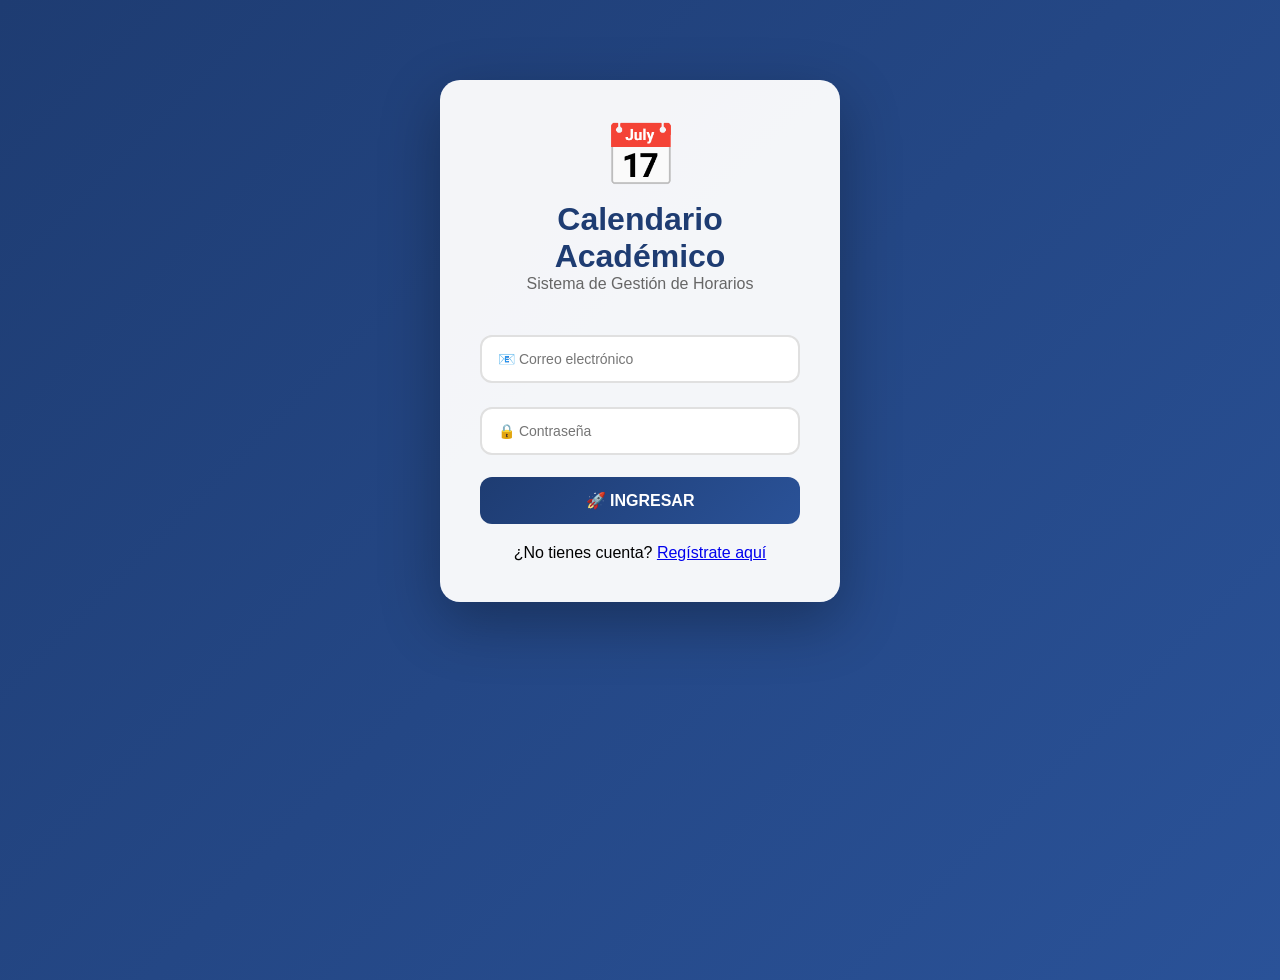
<file: index.html>
<!DOCTYPE html>
<html lang="es">
<head>
<meta charset="UTF-8">
<meta name="viewport" content="width=device-width, initial-scale=1.0">
<title>Login | Calendario Académico</title>
<link rel="stylesheet" href="styles.css">
</head>
<body>

<div class="container">
    <div style="text-align: center; margin-bottom: 30px;">
        <div style="font-size: 60px;">📅</div>
        <h1 style="color: #1e3c72; margin-top: 10px;">Calendario Académico</h1>
        <p style="color: #666;">Sistema de Gestión de Horarios</p>
    </div>
    <input type="text" id="email" placeholder="📧 Correo electrónico">
    <input type="password" id="password" placeholder="🔒 Contraseña">
    <button onclick="login()">🚀 INGRESAR</button>
    <p style="margin-top: 20px;">¿No tienes cuenta? <a href="registro.html">Regístrate aquí</a></p>
    <div id="errorMsg" class="error"></div>
</div>

<script>
    // Estructura de usuarios: cada usuario tiene su propio storage con prefijo
    const USUARIOS_KEY = 'sistema_usuarios';
    
    function getUsers() {
        return JSON.parse(localStorage.getItem(USUARIOS_KEY) || '[]');
    }
    
    function saveUsers(users) {
        localStorage.setItem(USUARIOS_KEY, JSON.stringify(users));
    }
    
    function login() {
        const email = document.getElementById('email').value.trim();
        const password = document.getElementById('password').value;
        const users = getUsers();
        
        const user = users.find(u => u.email === email && u.password === password);
        
        if (user) {
            // Guardar sesión actual
            const sesion = {
                email: user.email,
                nombre: user.nombre,
                rol: user.rol,
                grado: user.grado || null,
                timestamp: new Date().toISOString()
            };
            localStorage.setItem('sesion_actual', JSON.stringify(sesion));
            
            // Redirigir según el rol
            window.location.href = 'dashboard.html';
        } else {
            document.getElementById('errorMsg').innerText = '❌ Credenciales incorrectas. ¿No tienes cuenta? Regístrate.';
        }
    }
    
    // Verificar si hay usuarios, si no, crear admin por defecto
    function inicializarUsuarios() {
        const users = getUsers();
        if (users.length === 0) {
            const usuarioAdmin = {
                email: 'admin@calendario.edu',
                password: 'admin123',
                nombre: 'Administrador Principal',
                rol: 'admin',
                fechaRegistro: new Date().toISOString()
            };
            saveUsers([usuarioAdmin]);
            console.log('Usuario admin creado: admin@calendario.edu / admin123');
        }
    }
    
    inicializarUsuarios();
</script>

</body>
</html>
</file>
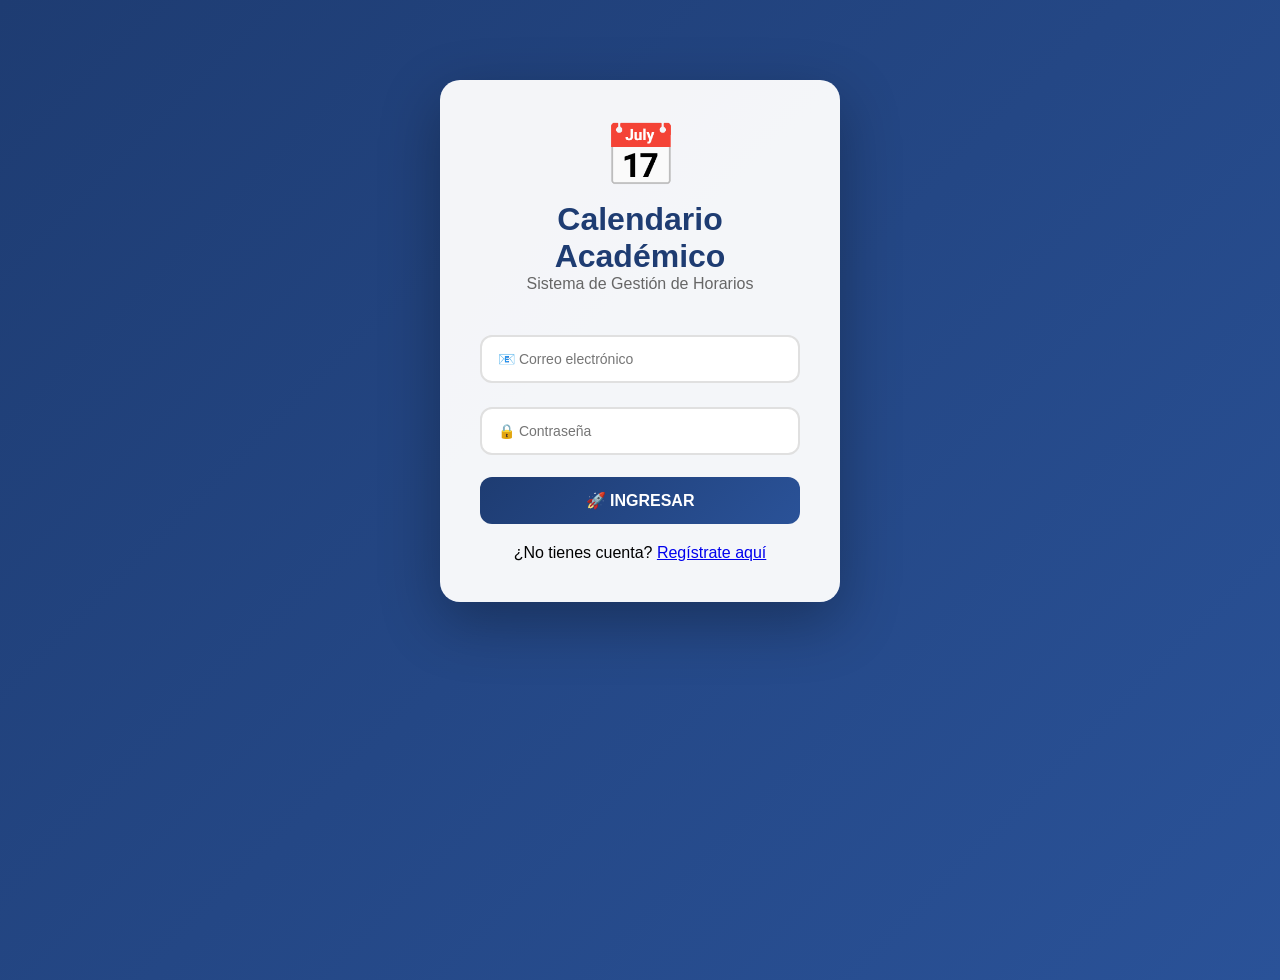
<file: asignacion.html>
<!DOCTYPE html>
<html lang="es">
<head>
<meta charset="UTF-8">
<meta name="viewport" content="width=device-width, initial-scale=1.0">
<title>Asignación | Calendario Académico</title>
<link rel="stylesheet" href="styles.css">
</head>
<body>

<div class="sidebar">
    <div class="logo-area">
        <div style="font-size: 40px; text-align: center;">📅</div>
        <h2>Calendario Académico</h2>
        <p>Gestión de Horarios</p>
    </div>
    <a href="dashboard.html">📊 Dashboard</a>
    <a href="docentes.html">👨‍🏫 Docentes</a>
    <a href="asignacion.html">📅 Asignación</a>
    <a href="reportes.html">📈 Reportes</a>
    <a href="perfil.html">👤 Mi Perfil</a>
    <a href="pruebas-usabilidad.html">🧪 Pruebas</a>
    <a href="index.html" onclick="cerrarSesion()">🚪 Cerrar sesión</a>
</div>

<div class="main">
    <h1>📅 Asignación de Horarios</h1>
    
    <div class="form-card">
        <h3>✨ Nueva asignación</h3>
        <div class="form-group">
            <label>👨‍🏫 Docente:</label>
            <select id="selectDocente" onchange="mostrarInfoDocente()">
                <option value="">-- Seleccione un docente --</option>
            </select>
            <div id="infoDocente" style="margin-top: 10px; padding: 10px; border-radius: 8px; display: none;"></div>
        </div>
        <div class="form-group">
            <label>📚 Materia:</label>
            <select id="selectMateria">
                <option value="">-- Seleccione una materia --</option>
            </select>
        </div>
        <div class="form-group">
            <label>🏫 Salón:</label>
            <input type="text" id="salon" placeholder="Ej: 101, 102, Laboratorio" oninput="verificarDisponibilidad()">
            <div id="infoSalon" style="margin-top: 5px; font-size: 12px; display: none;"></div>
        </div>
        <div class="form-group">
            <label>📅 Día:</label>
            <select id="selectDia" onchange="verificarDisponibilidad()">
                <option value="">-- Seleccione día --</option>
                <option value="LUNES">LUNES</option>
                <option value="MARTES">MARTES</option>
                <option value="MIÉRCOLES">MIÉRCOLES</option>
                <option value="JUEVES">JUEVES</option>
                <option value="VIERNES">VIERNES</option>
                <option value="SÁBADO">SÁBADO</option>
            </select>
        </div>
        <div class="form-group">
            <label>⏰ Hora de inicio:</label>
            <select id="selectHora" onchange="verificarDisponibilidad()">
                <option value="">-- Seleccione hora --</option>
                <option value="7:00">7:00 - 7:50</option><option value="7:50">7:50 - 8:40</option>
                <option value="8:40">8:40 - 9:30</option><option value="9:30">9:30 - 10:20</option>
                <option value="10:20">10:20 - 11:10</option><option value="11:10">11:10 - 12:00</option>
                <option value="12:00">12:00 - 12:50 (ALMUERZO)</option>
                <option value="12:50">12:50 - 13:40</option><option value="13:40">13:40 - 14:30</option>
                <option value="14:30">14:30 - 15:20</option><option value="15:20">15:20 - 16:10</option>
                <option value="16:10">16:10 - 17:00</option><option value="17:00">17:00 - 17:50</option>
                <option value="17:50">17:50 - 18:40</option><option value="18:40">18:40 - 19:30</option>
                <option value="19:30">19:30 - 20:20</option><option value="20:20">20:20 - 21:10</option>
                <option value="21:10">21:10 - 22:00</option>
            </select>
        </div>
        <div class="form-group">
            <label>⏱️ Duración:</label>
            <select id="selectDuracion" onchange="verificarDisponibilidad()">
                <option value="1">1 hora (50 minutos)</option>
                <option value="2">2 horas (1h 40min)</option>
            </select>
        </div>
        <div id="alertaDisponibilidad" style="margin-top: 10px; padding: 10px; border-radius: 8px; display: none;"></div>
        <button onclick="agregarAsignacion()" id="btnAsignar">🎯 GENERAR ASIGNACIÓN</button>
        <div id="errorMsg" class="error"></div>
    </div>
    
    <div class="form-card">
        <h3>📋 Asignaciones registradas</h3>
        <div style="overflow-x: auto;">
            <table id="tablaAsignacion" style="width:100%">
                <thead><tr><th>Docente</th><th>Materia</th><th>Salón</th><th>Día</th><th>Horario</th><th>Duración</th><th>Horas</th><th>Acciones</th></tr></thead>
                <tbody></tbody>
            </table>
        </div>
    </div>
</div>

<script>
    const HORAS_MAXIMAS = 42;
    const listaHoras = ['7:00', '7:50', '8:40', '9:30', '10:20', '11:10', '12:00', '12:50', '13:40', '14:30', '15:20', '16:10', '17:00', '17:50', '18:40', '19:30', '20:20', '21:10'];
    
    const mapaHorarios = {
        '7:00':'7:00-7:50','7:50':'7:50-8:40','8:40':'8:40-9:30','9:30':'9:30-10:20',
        '10:20':'10:20-11:10','11:10':'11:10-12:00','12:00':'12:00-12:50','12:50':'12:50-13:40',
        '13:40':'13:40-14:30','14:30':'14:30-15:20','15:20':'15:20-16:10','16:10':'16:10-17:00',
        '17:00':'17:00-17:50','17:50':'17:50-18:40','18:40':'18:40-19:30','19:30':'19:30-20:20',
        '20:20':'20:20-21:10','21:10':'21:10-22:00'
    };
    
    function obtenerUsuarioActual() {
        const sesion = JSON.parse(localStorage.getItem('sesion_actual'));
        if (!sesion) window.location.href = 'index.html';
        return sesion;
    }
    
    function getStorageKey() {
        const usuario = obtenerUsuarioActual();
        return `datos_${usuario.email.replace(/[^a-zA-Z0-9]/g, '_')}`;
    }
    
    function getUserData() {
        const key = getStorageKey();
        const data = localStorage.getItem(key);
        if (!data) {
            const datosIniciales = { docentes: [], cursos: [], asignaciones: [], configuracion: {} };
            localStorage.setItem(key, JSON.stringify(datosIniciales));
            return datosIniciales;
        }
        return JSON.parse(data);
    }
    
    function setUserData(data) {
        const key = getStorageKey();
        localStorage.setItem(key, JSON.stringify(data));
    }
    
    function obtenerSiguienteHora(hora) {
        const index = listaHoras.indexOf(hora);
        return (index !== -1 && index + 1 < listaHoras.length) ? listaHoras[index + 1] : null;
    }
    
    function calcularHorasDocente(docenteNombre) {
        const userData = getUserData();
        const asignaciones = userData.asignaciones || [];
        return asignaciones.filter(a => a.docenteNombre === docenteNombre && !a.esContinuacion).reduce((sum, a) => sum + (a.horasAcademicas || 1), 0);
    }
    
    function estaDocenteOcupado(docenteNombre, dia, hora, duracion) {
        const userData = getUserData();
        const asignaciones = userData.asignaciones || [];
        if (asignaciones.some(a => a.docenteNombre === docenteNombre && a.dia === dia && a.hora === hora)) return true;
        if (duracion === 2) {
            const sigHora = obtenerSiguienteHora(hora);
            if (sigHora && asignaciones.some(a => a.docenteNombre === docenteNombre && a.dia === dia && a.hora === sigHora)) return true;
        }
        return false;
    }
    
    function estaSalonOcupado(salon, dia, hora, duracion) {
        const userData = getUserData();
        const asignaciones = userData.asignaciones || [];
        if (asignaciones.some(a => a.salon === salon && a.dia === dia && a.hora === hora)) return true;
        if (duracion === 2) {
            const sigHora = obtenerSiguienteHora(hora);
            if (sigHora && asignaciones.some(a => a.salon === salon && a.dia === dia && a.hora === sigHora)) return true;
        }
        return false;
    }
    
    function verificarDisponibilidad() {
        const docente = document.getElementById('selectDocente').value;
        const salon = document.getElementById('salon').value.trim();
        const dia = document.getElementById('selectDia').value;
        const hora = document.getElementById('selectHora').value;
        const duracion = parseInt(document.getElementById('selectDuracion').value);
        const alertaDiv = document.getElementById('alertaDisponibilidad');
        const btn = document.getElementById('btnAsignar');
        
        if (!docente || !salon || !dia || !hora || hora === '12:00') {
            alertaDiv.style.display = 'none';
            btn.disabled = false;
            return;
        }
        
        const ocupadoDocente = estaDocenteOcupado(docente, dia, hora, duracion);
        const ocupadoSalon = estaSalonOcupado(salon, dia, hora, duracion);
        const horasActuales = calcularHorasDocente(docente);
        const excede = horasActuales + duracion > HORAS_MAXIMAS;
        
        if (ocupadoDocente || ocupadoSalon || excede) {
            let msgs = [];
            if (ocupadoDocente) msgs.push('🔴 El docente ya tiene clase en este horario');
            if (ocupadoSalon) msgs.push(`🔴 El salón ${salon} ya está ocupado`);
            if (excede) msgs.push(`🔴 Excede el límite de ${HORAS_MAXIMAS} horas`);
            alertaDiv.style.display = 'block';
            alertaDiv.style.background = '#f8d7da';
            alertaDiv.style.color = '#721c24';
            alertaDiv.innerHTML = `<strong>⚠️ No se puede asignar:</strong><br>${msgs.join('<br>')}`;
            btn.disabled = true;
            btn.style.opacity = '0.5';
        } else {
            alertaDiv.style.display = 'block';
            alertaDiv.style.background = '#d4edda';
            alertaDiv.style.color = '#155724';
            alertaDiv.innerHTML = '<strong>✅ Disponible:</strong> Horario libre para docente y salón.';
            btn.disabled = false;
            btn.style.opacity = '1';
        }
    }
    
    function mostrarInfoDocente() {
        const docente = document.getElementById('selectDocente').value;
        const infoDiv = document.getElementById('infoDocente');
        if (!docente) { infoDiv.style.display = 'none'; return; }
        
        const horas = calcularHorasDocente(docente);
        const porcentaje = (horas / HORAS_MAXIMAS) * 100;
        let color = horas >= HORAS_MAXIMAS ? '#dc3545' : (horas >= HORAS_MAXIMAS*0.9 ? '#ffc107' : '#28a745');
        let texto = horas >= HORAS_MAXIMAS ? 'Horas completas' : (horas >= HORAS_MAXIMAS*0.9 ? 'Cerca del límite' : 'Disponible');
        
        infoDiv.style.display = 'block';
        infoDiv.style.background = '#f8f9ff';
        infoDiv.innerHTML = `<strong>📊 Estado:</strong> ${horas}/${HORAS_MAXIMAS} hrs<br>
            <div style="width:100%; background:#e0e0e0; border-radius:10px; margin-top:5px;">
                <div style="width:${Math.min(porcentaje,100)}%; height:8px; background:${color}; border-radius:10px;"></div>
            </div>
            <span style="color:${color};">${texto}</span>`;
        verificarDisponibilidad();
    }
    
    function cargarSelects() {
        const userData = getUserData();
        const docentes = userData.docentes || [];
        const cursos = userData.cursos || [];
        const selectDocente = document.getElementById('selectDocente');
        const selectMateria = document.getElementById('selectMateria');
        
        selectDocente.innerHTML = '<option value="">-- Seleccione un docente --</option>';
        selectMateria.innerHTML = '<option value="">-- Seleccione una materia --</option>';
        
        docentes.forEach(d => {
            const horas = calcularHorasDocente(d.nombre);
            selectDocente.innerHTML += `<option value="${d.nombre}">${d.nombre} - ${d.materia} (${horas}/${HORAS_MAXIMAS} hrs)</option>`;
        });
        
        cursos.forEach(c => {
            selectMateria.innerHTML += `<option value="${c.nombre}">${c.nombre} (${c.codigo}) - ${c.creditos} créditos</option>`;
        });
    }
    
    function agregarAsignacion() {
        const docente = document.getElementById('selectDocente').value;
        const materia = document.getElementById('selectMateria').value;
        const salon = document.getElementById('salon').value.trim();
        const dia = document.getElementById('selectDia').value;
        const hora = document.getElementById('selectHora').value;
        const duracion = parseInt(document.getElementById('selectDuracion').value);
        
        if (!docente || !materia || !salon || !dia || !hora) {
            document.getElementById('errorMsg').innerText = '❌ Completa todos los campos';
            return;
        }
        if (hora === '12:00') {
            document.getElementById('errorMsg').innerText = '❌ No se puede asignar en horario de almuerzo';
            return;
        }
        
        const ocupadoDocente = estaDocenteOcupado(docente, dia, hora, duracion);
        const ocupadoSalon = estaSalonOcupado(salon, dia, hora, duracion);
        if (ocupadoDocente || ocupadoSalon) {
            document.getElementById('errorMsg').innerText = '❌ Conflicto de horario o salón';
            return;
        }
        
        const userData = getUserData();
        let asignaciones = userData.asignaciones || [];
        const nuevoId = asignaciones.length + 1;
        
        const nuevaAsig = {
            id: nuevoId, docenteNombre: docente, cursoNombre: materia, salon: salon,
            dia: dia, hora: hora, duracion: duracion,
            horarioCompleto: duracion === 1 ? mapaHorarios[hora] : `${mapaHorarios[hora].split('-')[0]}-${mapaHorarios[obtenerSiguienteHora(hora)].split('-')[1]} (2h)`,
            horasAcademicas: duracion
        };
        asignaciones.push(nuevaAsig);
        
        if (duracion === 2) {
            const sigHora = obtenerSiguienteHora(hora);
            if (sigHora) {
                asignaciones.push({ id: nuevoId + 1000, docenteNombre: docente, cursoNombre: materia, salon: salon,
                    dia: dia, hora: sigHora, duracion: 0, horarioCompleto: '(Continuación)', horasAcademicas: 0, esContinuacion: true });
            }
        }
        
        userData.asignaciones = asignaciones;
        setUserData(userData);
        
        document.getElementById('salon').value = '';
        document.getElementById('selectDia').value = '';
        document.getElementById('selectHora').value = '';
        document.getElementById('errorMsg').innerHTML = '';
        document.getElementById('alertaDisponibilidad').style.display = 'none';
        
        cargarSelects();
        cargarAsignaciones();
        mostrarNotificacion(`✅ Asignación creada (${duracion} hora(s))`);
    }
    
    function cargarAsignaciones() {
        const userData = getUserData();
        const asignaciones = (userData.asignaciones || []).filter(a => !a.esContinuacion);
        const tbody = document.querySelector('#tablaAsignacion tbody');
        tbody.innerHTML = '';
        
        if (asignaciones.length === 0) {
            const row = tbody.insertRow();
            row.insertCell(0).colSpan = 8;
            row.insertCell(0).innerHTML = '📭 No hay asignaciones.';
        } else {
            asignaciones.forEach(a => {
                const row = tbody.insertRow();
                row.insertCell(0).innerText = a.docenteNombre;
                row.insertCell(1).innerText = a.cursoNombre;
                row.insertCell(2).innerText = a.salon;
                row.insertCell(3).innerText = a.dia;
                row.insertCell(4).innerText = a.horarioCompleto;
                row.insertCell(5).innerText = a.duracion === 2 ? '2 horas' : '1 hora';
                row.insertCell(6).innerText = `${a.horasAcademicas} hora(s)`;
                row.insertCell(7).innerHTML = `<button class="btn-small btn-danger" onclick="eliminarAsignacion(${a.id})">🗑️</button>`;
            });
        }
    }
    
    function eliminarAsignacion(id) {
        if (!confirm('¿Eliminar esta asignación?')) return;
        const userData = getUserData();
        let asignaciones = userData.asignaciones || [];
        asignaciones = asignaciones.filter(a => a.id !== id && a.id !== id + 1000);
        userData.asignaciones = asignaciones;
        setUserData(userData);
        cargarSelects();
        cargarAsignaciones();
        mostrarNotificacion('🗑️ Eliminada');
    }
    
    function mostrarNotificacion(mensaje) {
        const n = document.createElement('div');
        n.textContent = mensaje;
        n.style.cssText = 'position:fixed; bottom:20px; right:20px; background:#28a745; color:white; padding:12px 24px; border-radius:12px; z-index:1000;';
        document.body.appendChild(n);
        setTimeout(() => n.remove(), 3000);
    }
    
    function cerrarSesion() {
        localStorage.removeItem('sesion_actual');
        window.location.href = 'index.html';
    }
    
    cargarSelects();
    cargarAsignaciones();
</script>

</body>
</html>
</file>
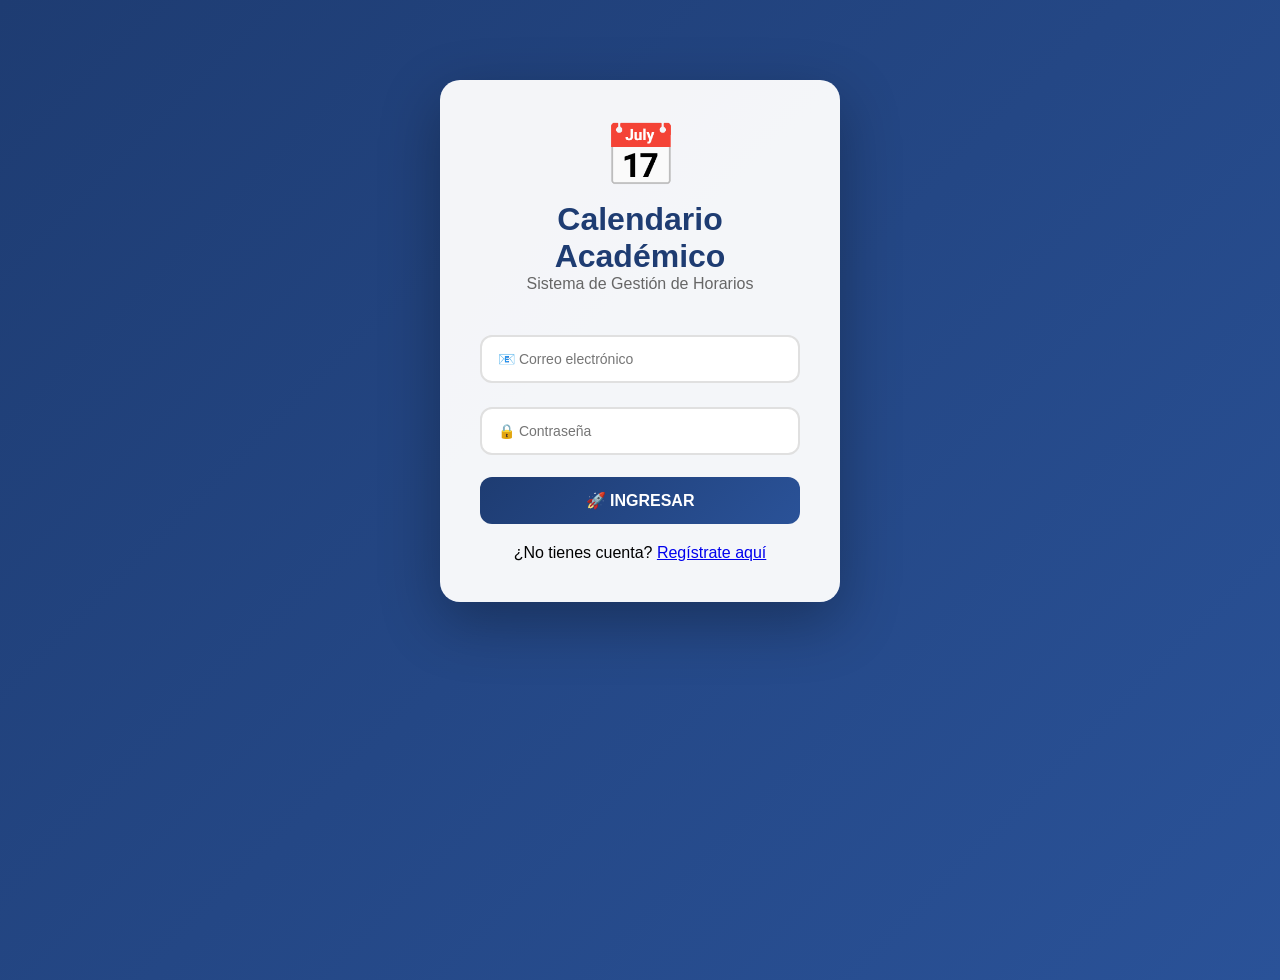
<file: docentes.html>
<!DOCTYPE html>
<html lang="es">
<head>
<meta charset="UTF-8">
<meta name="viewport" content="width=device-width, initial-scale=1.0">
<title>Docentes | Calendario Académico</title>
<link rel="stylesheet" href="styles.css">
</head>
<body>

<div class="sidebar">
    <div class="logo-area">
        <div style="font-size: 40px; text-align: center;">📅</div>
        <h2>Calendario Académico</h2>
        <p>Gestión de Horarios</p>
    </div>
    <a href="dashboard.html">📊 Dashboard</a>
    <a href="docentes.html">👨‍🏫 Docentes</a>
    <a href="asignacion.html">📅 Asignación</a>
    <a href="reportes.html">📈 Reportes</a>
    <a href="perfil.html">👤 Mi Perfil</a>
    <a href="pruebas-usabilidad.html">🧪 Pruebas</a>
    <a href="index.html" onclick="cerrarSesion()">🚪 Cerrar sesión</a>
</div>

<div class="main">
    <h1>👨‍🏫 Gestión de Docentes y Materias</h1>
    
    <div class="form-card">
        <h3>➕ Agregar Nuevo Docente</h3>
        <div class="form-group">
            <label>👨‍🏫 Nombre del docente:</label>
            <input type="text" id="nombreDocente" placeholder="Ej: Ana López, Carlos Ruiz...">
        </div>
        <div class="form-group">
            <label>📚 Materia que dicta:</label>
            <input type="text" id="materiaDocente" placeholder="Ej: Matemáticas, Programación Web...">
        </div>
        <div class="form-group">
            <label>🔢 Código de la materia:</label>
            <input type="text" id="codigoMateria" placeholder="Ej: MAT101, PROG201...">
        </div>
        <div class="form-group">
            <label>📊 Créditos de la materia:</label>
            <select id="creditosMateria">
                <option value="1">1 crédito</option>
                <option value="2">2 créditos</option>
                <option value="3" selected>3 créditos</option>
                <option value="4">4 créditos</option>
                <option value="5">5 créditos</option>
                <option value="6">6 créditos</option>
            </select>
        </div>
        <button onclick="agregarDocente()">✨ Agregar Docente con Materia</button>
    </div>
    
    <div class="form-card">
        <h3>📋 Lista de Docentes y sus Materias</h3>
        <div style="overflow-x: auto;">
            <table id="tablaDocentes" style="width:100%">
                <thead>
                    <tr><th>#</th><th>👨‍🏫 Docente</th><th>📚 Materia</th><th>🔢 Código</th><th>📊 Créditos</th><th>📅 Estado</th><th>⚙️ Acciones</th>
                </tr>
                </thead>
                <tbody></tbody>
            </table>
        </div>
    </div>
</div>

<script>
    const HORAS_MAXIMAS = 42;
    
    function obtenerUsuarioActual() {
        const sesion = JSON.parse(localStorage.getItem('sesion_actual'));
        if (!sesion) window.location.href = 'index.html';
        return sesion;
    }
    
    function getStorageKey() {
        const usuario = obtenerUsuarioActual();
        return `datos_${usuario.email.replace(/[^a-zA-Z0-9]/g, '_')}`;
    }
    
    function getUserData() {
        const key = getStorageKey();
        const data = localStorage.getItem(key);
        if (!data) {
            const datosIniciales = { docentes: [], cursos: [], asignaciones: [], configuracion: { creado: new Date().toISOString() } };
            localStorage.setItem(key, JSON.stringify(datosIniciales));
            return datosIniciales;
        }
        return JSON.parse(data);
    }
    
    function setUserData(data) {
        const key = getStorageKey();
        localStorage.setItem(key, JSON.stringify(data));
    }
    
    function calcularHorasDocente(docenteNombre) {
        const userData = getUserData();
        const asignaciones = userData.asignaciones || [];
        return asignaciones.filter(a => a.docenteNombre === docenteNombre && !a.esContinuacion).reduce((total, a) => total + (a.horasAcademicas || 1), 0);
    }
    
    function obtenerEstadoDocente(docenteNombre) {
        const horasActuales = calcularHorasDocente(docenteNombre);
        if (horasActuales >= HORAS_MAXIMAS) return { texto: '⚠️ Horas completas', color: '#dc3545', icono: '🔴' };
        if (horasActuales >= HORAS_MAXIMAS * 0.9) return { texto: '⚠️ Cerca del límite', color: '#ffc107', icono: '🟡' };
        return { texto: '✅ Disponible', color: '#28a745', icono: '🟢' };
    }
    
    function cargarDocentes() {
        const userData = getUserData();
        const docentes = userData.docentes || [];
        const tbody = document.querySelector('#tablaDocentes tbody');
        tbody.innerHTML = '';
        
        if (docentes.length === 0) {
            const row = tbody.insertRow();
            row.insertCell(0).colSpan = 7;
            row.insertCell(0).innerHTML = '📭 No hay docentes registrados. Agrega uno arriba.';
            row.insertCell(0).style.textAlign = 'center';
        } else {
            docentes.forEach((docente, index) => {
                const horasDocente = calcularHorasDocente(docente.nombre);
                const porcentaje = (horasDocente / HORAS_MAXIMAS) * 100;
                const estado = obtenerEstadoDocente(docente.nombre);
                
                const row = tbody.insertRow();
                row.insertCell(0).innerText = index + 1;
                row.insertCell(1).innerHTML = `<strong>${docente.nombre}</strong><br><small>${horasDocente}/${HORAS_MAXIMAS} hrs</small>
                    <div style="width:100%; background:#e0e0e0; border-radius:5px; margin-top:5px;">
                        <div style="width:${Math.min(porcentaje,100)}%; height:4px; background:${estado.color}; border-radius:5px;"></div>
                    </div>`;
                row.insertCell(2).innerHTML = `<strong>${docente.materia}</strong>`;
                row.insertCell(3).innerText = docente.codigoMateria || '---';
                row.insertCell(4).innerText = `${docente.creditos || 3} crédito(s)`;
                row.insertCell(5).innerHTML = `<span style="color: ${estado.color}; font-weight: bold;">${estado.icono} ${estado.texto}</span>`;
                row.insertCell(6).innerHTML = `
                    <button class="btn-small btn-edit" onclick="editarDocente(${index})">✏️ Editar</button>
                    <button class="btn-small btn-danger" onclick="eliminarDocente(${index}, '${docente.nombre}')">🗑️ Eliminar</button>
                `;
            });
        }
    }
    
    function agregarDocente() {
        const nombre = document.getElementById('nombreDocente').value.trim();
        const materia = document.getElementById('materiaDocente').value.trim();
        const codigoMateria = document.getElementById('codigoMateria').value.trim();
        const creditos = parseInt(document.getElementById('creditosMateria').value);
        
        if (!nombre || !materia) {
            alert('❌ Por favor completa nombre y materia');
            return;
        }
        
        const userData = getUserData();
        let docentes = userData.docentes || [];
        
        if (docentes.some(d => d.nombre.toLowerCase() === nombre.toLowerCase())) {
            alert('❌ Ya existe un docente con ese nombre');
            return;
        }
        
        docentes.push({ 
            id: docentes.length + 1,
            nombre: nombre,
            materia: materia,
            codigoMateria: codigoMateria || `MAT${Math.floor(Math.random() * 1000)}`,
            creditos: creditos,
            fechaCreacion: new Date().toISOString()
        });
        
        // También actualizar cursos
        let cursos = userData.cursos || [];
        if (!cursos.some(c => c.nombre.toLowerCase() === materia.toLowerCase())) {
            cursos.push({
                id: cursos.length + 1,
                nombre: materia,
                codigo: codigoMateria || `MAT${Math.floor(Math.random() * 1000)}`,
                creditos: creditos
            });
        }
        
        userData.docentes = docentes;
        userData.cursos = cursos;
        setUserData(userData);
        
        document.getElementById('nombreDocente').value = '';
        document.getElementById('materiaDocente').value = '';
        document.getElementById('codigoMateria').value = '';
        
        cargarDocentes();
        mostrarNotificacion(`✅ Docente "${nombre}" agregado`);
    }
    
    function editarDocente(index) {
        const userData = getUserData();
        let docentes = userData.docentes || [];
        const docente = docentes[index];
        
        const nuevoNombre = prompt('✏️ Editar nombre:', docente.nombre);
        const nuevaMateria = prompt('✏️ Editar materia:', docente.materia);
        
        if (nuevoNombre && nuevoNombre.trim()) {
            if (docentes.some((d, i) => i !== index && d.nombre.toLowerCase() === nuevoNombre.trim().toLowerCase())) {
                alert('❌ Ya existe un docente con ese nombre');
                return;
            }
            docentes[index].nombre = nuevoNombre.trim();
        }
        if (nuevaMateria && nuevaMateria.trim()) {
            docentes[index].materia = nuevaMateria.trim();
        }
        
        userData.docentes = docentes;
        setUserData(userData);
        cargarDocentes();
        mostrarNotificacion('✏️ Docente actualizado');
    }
    
    function eliminarDocente(index, docenteNombre) {
        const userData = getUserData();
        const asignaciones = userData.asignaciones || [];
        const asignacionesDocente = asignaciones.filter(a => a.docenteNombre === docenteNombre);
        
        let mensaje = `⚠️ ¿Eliminar al docente "${docenteNombre}"?`;
        if (asignacionesDocente.length > 0) {
            mensaje += `\n\n⚠️ Tiene ${asignacionesDocente.length} asignación(es) que también se eliminarán.`;
        }
        
        if (confirm(mensaje)) {
            let docentes = userData.docentes || [];
            docentes.splice(index, 1);
            userData.docentes = docentes;
            
            let nuevasAsignaciones = asignaciones.filter(a => a.docenteNombre !== docenteNombre);
            userData.asignaciones = nuevasAsignaciones;
            
            setUserData(userData);
            cargarDocentes();
            mostrarNotificacion(`🗑️ Docente eliminado`);
        }
    }
    
    function mostrarNotificacion(mensaje) {
        const notificacion = document.createElement('div');
        notificacion.textContent = mensaje;
        notificacion.style.cssText = `position:fixed; bottom:20px; right:20px; background:#28a745; color:white; padding:12px 24px; border-radius:12px; font-weight:bold; z-index:1000;`;
        document.body.appendChild(notificacion);
        setTimeout(() => notificacion.remove(), 3000);
    }
    
    function cerrarSesion() {
        localStorage.removeItem('sesion_actual');
        window.location.href = 'index.html';
    }
    
    cargarDocentes();
</script>

</body>
</html>
</file>
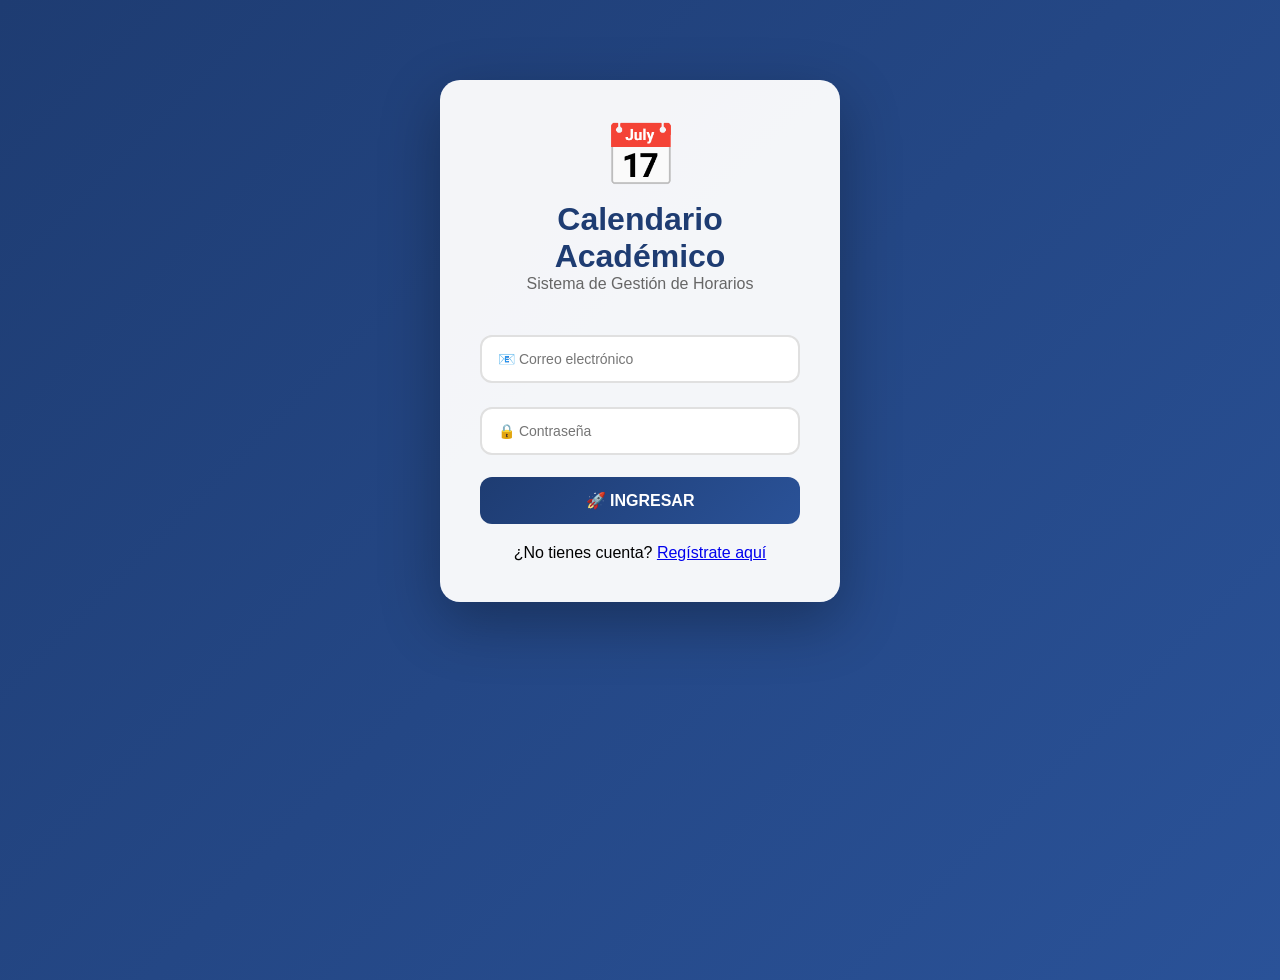
<file: perfil.html>
<!DOCTYPE html>
<html lang="es">
<head>
<meta charset="UTF-8">
<meta name="viewport" content="width=device-width, initial-scale=1.0">
<title>Mi Perfil | Calendario Académico</title>
<link rel="stylesheet" href="styles.css">
</head>
<body>

<div class="sidebar">
    <div class="logo-area">
        <div style="font-size: 40px; text-align: center;">📅</div>
        <h2>Calendario Académico</h2>
        <p>Gestión de Horarios</p>
    </div>
    <a href="dashboard.html">📊 Dashboard</a>
    <a href="docentes.html">👨‍🏫 Docentes</a>
    <a href="asignacion.html">📅 Asignación</a>
    <a href="reportes.html">📈 Reportes</a>
    <a href="perfil.html">👤 Mi Perfil</a>
    <a href="pruebas-usabilidad.html">🧪 Pruebas</a>
    <a href="index.html" onclick="localStorage.removeItem('currentUser')">🚪 Cerrar sesión</a>
</div>

<div class="main">
    <h1>👤 Mi Perfil</h1>
    
    <div class="form-card">
        <div style="text-align: center; margin-bottom: 20px;">
            <div style="font-size: 80px;">👨‍🎓</div>
        </div>
        <div class="form-group">
            <label>Nombre completo:</label>
            <input type="text" id="perfilNombre" readonly style="background: #f8f9ff;">
        </div>
        <div class="form-group">
            <label>Correo electrónico:</label>
            <input type="text" id="perfilEmail" readonly style="background: #f8f9ff;">
        </div>
        <div class="form-group">
            <label>Rol:</label>
            <input type="text" id="perfilRol" readonly style="background: #f8f9ff;">
        </div>
        <hr style="margin: 20px 0;">
        <h3>📊 Estadísticas Personales</h3>
        <div class="card-container" style="margin-top: 20px;">
            <div class="card"><h3>📚 Cursos Asignados</h3><p id="misCursos">0</p></div>
            <div class="card"><h3>⏰ Horas Semanales</h3><p id="misHoras">0</p></div>
        </div>
    </div>
</div>

<script>
    const HORAS_POR_CLASE = 1;

    function obtenerUsuarioActual() {
        const sesion = JSON.parse(localStorage.getItem('sesion_actual'));
        if (!sesion) {
            window.location.href = 'index.html';
            return null;
        }
        return sesion;
    }
    
    // Función unificada para obtener los datos específicos del usuario conectado
    function getUserData() {
        const usuario = obtenerUsuarioActual();
        if (!usuario) return null;
        const key = `datos_${usuario.email.replace(/[^a-zA-Z0-9]/g, '_')}`;
        return JSON.parse(localStorage.getItem(key) || '{"docentes":[],"cursos":[],"asignaciones":[]}');
    }
    
    function cargarPerfil() {
        const user = obtenerUsuarioActual();
        if (!user) return;

        // Mostrar datos del usuario en los inputs
        document.getElementById('perfilNombre').value = user.nombre; // Cambiado .fullname por .nombre
        document.getElementById('perfilEmail').value = user.email;
        document.getElementById('perfilRol').value = user.rol === 'admin' ? 'Administrador' : (user.rol === 'docente' ? 'Docente' : 'Estudiante');
        
        // Cargar asignaciones desde su espacio de datos correspondiente
        const userData = getUserData();
        const asignaciones = userData.asignaciones || [];
        const asignacionesReales = asignaciones.filter(a => !a.esContinuacion);
        
        let misCursos = 0, misHoras = 0;
        
        if (user.rol === 'docente') {
            const misAsignaciones = asignacionesReales.filter(a => a.docenteNombre === user.nombre);
            misCursos = misAsignaciones.length;
            misHoras = misAsignaciones.reduce((sum, a) => sum + (a.horasAcademicas || 1), 0);
        } else {
            // Si es estudiante o admin ve el global o lo correspondiente
            misCursos = asignacionesReales.length;
            misHoras = asignacionesReales.reduce((sum, a) => sum + (a.horasAcademicas || 1), 0);
        }
        
        document.getElementById('misCursos').innerText = misCursos;
        document.getElementById('misHoras').innerText = misHoras;
    }
    
    // Ejecutar al cargar la página
    cargarPerfil();
</script>

</body>
</html>
</file>
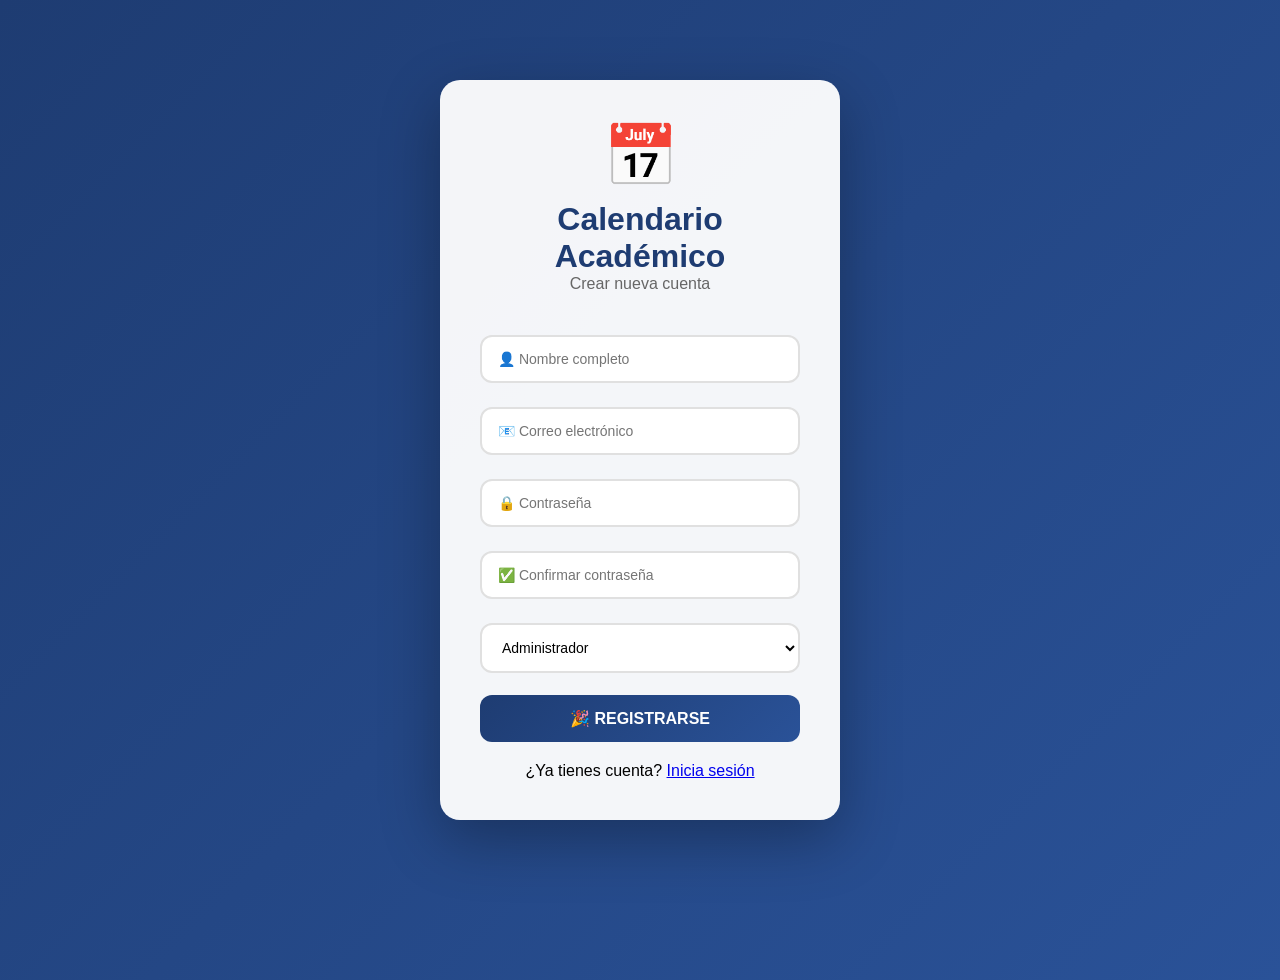
<file: registro.html>
<!DOCTYPE html>
<html lang="es">
<head>
<meta charset="UTF-8">
<meta name="viewport" content="width=device-width, initial-scale=1.0">
<title>Registro | Calendario Académico</title>
<link rel="stylesheet" href="styles.css">
</head>
<body>

<div class="container">
    <div style="text-align: center; margin-bottom: 30px;">
        <div style="font-size: 60px;">📅</div>
        <h1 style="color: #1e3c72; margin-top: 10px;">Calendario Académico</h1>
        <p style="color: #666;">Crear nueva cuenta</p>
    </div>
    <input type="text" id="nombre" placeholder="👤 Nombre completo">
    <input type="text" id="email" placeholder="📧 Correo electrónico">
    <input type="password" id="password" placeholder="🔒 Contraseña">
    <input type="password" id="confirm" placeholder="✅ Confirmar contraseña">
    <select id="rol">
        <option value="admin">Administrador</option>
        <option value="docente">Docente</option>
        <option value="estudiante">Estudiante</option>
    </select>
    <div id="gradoDiv" style="display: none;">
        <input type="text" id="grado" placeholder="📚 Grado (Ej: 11-B, 10-A)">
    </div>
    <button onclick="registrar()">🎉 REGISTRARSE</button>
    <p style="margin-top: 20px;">¿Ya tienes cuenta? <a href="index.html">Inicia sesión</a></p>
    <div id="errorMsg" class="error"></div>
</div>

<script>
    const USUARIOS_KEY = 'sistema_usuarios';
    
    function getUsers() {
        return JSON.parse(localStorage.getItem(USUARIOS_KEY) || '[]');
    }
    
    function saveUsers(users) {
        localStorage.setItem(USUARIOS_KEY, JSON.stringify(users));
    }
    
    // Mostrar campo de grado si es estudiante
    document.getElementById('rol').addEventListener('change', function() {
        const gradoDiv = document.getElementById('gradoDiv');
        if (this.value === 'estudiante') {
            gradoDiv.style.display = 'block';
        } else {
            gradoDiv.style.display = 'none';
        }
    });
    
    function registrar() {
        const nombre = document.getElementById('nombre').value.trim();
        const email = document.getElementById('email').value.trim();
        const password = document.getElementById('password').value;
        const confirm = document.getElementById('confirm').value;
        const rol = document.getElementById('rol').value;
        const grado = document.getElementById('grado').value.trim();
        
        if (!nombre || !email || !password) {
            document.getElementById('errorMsg').innerText = '❌ Todos los campos son obligatorios';
            return;
        }
        
        if (password !== confirm) {
            document.getElementById('errorMsg').innerText = '❌ Las contraseñas no coinciden';
            return;
        }
        
        if (password.length < 4) {
            document.getElementById('errorMsg').innerText = '❌ La contraseña debe tener al menos 4 caracteres';
            return;
        }
        
        const users = getUsers();
        
        if (users.find(u => u.email === email)) {
            document.getElementById('errorMsg').innerText = '❌ El correo ya está registrado';
            return;
        }
        
        if (rol === 'estudiante' && !grado) {
            document.getElementById('errorMsg').innerText = '❌ Por favor ingresa tu grado';
            return;
        }
        
        // Crear nuevo usuario
        const nuevoUsuario = {
            email: email,
            password: password,
            nombre: nombre,
            rol: rol,
            grado: rol === 'estudiante' ? grado : null,
            fechaRegistro: new Date().toISOString()
        };
        
        users.push(nuevoUsuario);
        saveUsers(users);
        
        // Crear estructura de datos vacía para este usuario
        const userStorageKey = `datos_${email.replace(/[^a-zA-Z0-9]/g, '_')}`;
        const datosIniciales = {
            docentes: [],
            cursos: [],
            asignaciones: [],
            configuracion: {
                creado: new Date().toISOString(),
                ultimoAcceso: null
            }
        };
        localStorage.setItem(userStorageKey, JSON.stringify(datosIniciales));
        
        alert('✅ Registro exitoso. Ahora inicia sesión.');
        window.location.href = 'index.html';
    }
</script>

</body>
</html>
</file>
<file: styles.css>
* {
    margin: 0;
    padding: 0;
    box-sizing: border-box;
}

body {
    font-family: 'Poppins', 'Segoe UI', Arial, sans-serif;
    background: linear-gradient(135deg, #1e3c72 0%, #2a5298 100%);
    min-height: 100vh;
}

::-webkit-scrollbar {
    width: 8px;
}

::-webkit-scrollbar-track {
    background: #f1f1f1;
    border-radius: 10px;
}

::-webkit-scrollbar-thumb {
    background: linear-gradient(135deg, #1e3c72, #2a5298);
    border-radius: 10px;
}

/* Contenedores */
.container {
    width: 400px;
    margin: 80px auto;
    background: rgba(255, 255, 255, 0.95);
    padding: 40px;
    border-radius: 20px;
    box-shadow: 0 20px 60px rgba(0, 0, 0, 0.3);
    text-align: center;
    animation: fadeInUp 0.6s ease;
}

@keyframes fadeInUp {
    from {
        opacity: 0;
        transform: translateY(30px);
    }
    to {
        opacity: 1;
        transform: translateY(0);
    }
}

/* Inputs */
input, select, textarea {
    width: 100%;
    padding: 14px 16px;
    margin: 12px 0;
    border: 2px solid #e0e0e0;
    border-radius: 12px;
    font-size: 14px;
    transition: all 0.3s ease;
    background: white;
    font-family: inherit;
}

input:focus, select:focus, textarea:focus {
    outline: none;
    border-color: #2a5298;
    box-shadow: 0 0 0 3px rgba(42, 82, 152, 0.1);
    transform: translateY(-2px);
}

/* Botones */
button {
    width: 100%;
    padding: 14px;
    background: linear-gradient(135deg, #1e3c72, #2a5298);
    color: white;
    border: none;
    border-radius: 12px;
    font-size: 16px;
    font-weight: 600;
    cursor: pointer;
    transition: all 0.3s ease;
    font-family: inherit;
    margin-top: 10px;
}

button:hover {
    transform: translateY(-2px);
    box-shadow: 0 10px 20px rgba(30, 60, 114, 0.3);
}

button:active {
    transform: translateY(0);
}

.btn-small {
    width: auto;
    padding: 8px 16px;
    font-size: 13px;
    margin: 0 4px;
    display: inline-block;
}

.btn-danger {
    background: linear-gradient(135deg, #dc3545, #c82333);
}

.btn-success {
    background: linear-gradient(135deg, #28a745, #20c997);
}

.btn-edit {
    background: linear-gradient(135deg, #ffc107, #e0a800);
}

.btn-pdf {
    background: linear-gradient(135deg, #dc3545, #c82333);
}

.btn-maze {
    background: linear-gradient(135deg, #6f42c1, #6610f2);
}

/* Sidebar */
.sidebar {
    width: 280px;
    height: 100vh;
    background: rgba(30, 60, 114, 0.98);
    backdrop-filter: blur(10px);
    position: fixed;
    left: 0;
    top: 0;
    padding: 20px;
    box-shadow: 5px 0 30px rgba(0, 0, 0, 0.1);
    transition: all 0.3s ease;
    z-index: 100;
    overflow-y: auto;
}

.sidebar .logo-area {
    text-align: center;
    margin-bottom: 30px;
    padding-bottom: 20px;
    border-bottom: 2px solid rgba(255, 255, 255, 0.2);
}

.sidebar .logo-area h2 {
    color: white;
    font-size: 22px;
    margin-top: 10px;
}

.sidebar .logo-area p {
    color: #cbd5e1;
    font-size: 12px;
    margin-top: 5px;
}

.sidebar a {
    display: flex;
    align-items: center;
    gap: 12px;
    color: #cbd5e1;
    text-decoration: none;
    padding: 12px 16px;
    margin: 8px 0;
    border-radius: 12px;
    transition: all 0.3s ease;
    font-weight: 500;
}

.sidebar a:hover {
    background: rgba(255, 255, 255, 0.1);
    color: white;
    transform: translateX(5px);
}

/* Main content */
.main {
    margin-left: 280px;
    padding: 30px;
    animation: fadeIn 0.5s ease;
}

@keyframes fadeIn {
    from { opacity: 0; }
    to { opacity: 1; }
}

.main h1 {
    color: white;
    margin-bottom: 30px;
    font-size: 28px;
    font-weight: 600;
    text-shadow: 2px 2px 4px rgba(0, 0, 0, 0.1);
}

/* Tarjetas */
.card-container {
    display: grid;
    grid-template-columns: repeat(auto-fit, minmax(250px, 1fr));
    gap: 25px;
    margin-bottom: 40px;
}

.card {
    background: rgba(255, 255, 255, 0.95);
    padding: 25px;
    border-radius: 20px;
    text-align: center;
    transition: all 0.3s ease;
    cursor: pointer;
    box-shadow: 0 10px 30px rgba(0, 0, 0, 0.1);
}

.card:hover {
    transform: translateY(-5px);
    box-shadow: 0 15px 35px rgba(0, 0, 0, 0.2);
}

.card h3 {
    color: #1e3c72;
    font-size: 16px;
    margin-bottom: 10px;
    font-weight: 600;
}

.card p {
    font-size: 32px;
    font-weight: bold;
    color: #2a5298;
}

/* Form card */
.form-card {
    background: rgba(255, 255, 255, 0.95);
    padding: 25px;
    border-radius: 20px;
    margin-bottom: 30px;
    box-shadow: 0 10px 30px rgba(0, 0, 0, 0.1);
}

.form-card h3 {
    color: #1e3c72;
    margin-bottom: 20px;
    font-size: 20px;
    border-left: 4px solid #2a5298;
    padding-left: 15px;
}

.form-group {
    margin-bottom: 20px;
    text-align: left;
}

.form-group label {
    display: block;
    margin-bottom: 8px;
    font-weight: 600;
    color: #333;
}

/* Tabla horario */
.horario-table {
    width: 100%;
    background: white;
    border-radius: 20px;
    overflow-x: auto;
    box-shadow: 0 10px 30px rgba(0, 0, 0, 0.1);
}

.horario-table table {
    width: 100%;
    border-collapse: collapse;
    min-width: 800px;
}

.horario-table th {
    background: linear-gradient(135deg, #1e3c72, #2a5298);
    color: white;
    padding: 15px;
    font-weight: 600;
    font-size: 14px;
    text-align: center;
    border: 1px solid rgba(255,255,255,0.2);
}

.horario-table td {
    padding: 12px;
    border: 1px solid #e0e0e0;
    text-align: center;
    vertical-align: top;
}

.horario-table .hora-col {
    background: #f8f9ff;
    font-weight: 600;
    color: #1e3c72;
    width: 100px;
}

.clase-asignada {
    background: #e8f4fd;
    border-left: 4px solid #2a5298;
}

.clase-nombre {
    font-weight: 600;
    color: #1e3c72;
    font-size: 13px;
}

.clase-docente {
    font-size: 11px;
    color: #666;
    margin-top: 4px;
}

/* Tablas normales */
table {
    width: 100%;
    background: white;
    border-radius: 20px;
    overflow: hidden;
    box-shadow: 0 10px 30px rgba(0, 0, 0, 0.1);
    border-collapse: collapse;
}

th {
    background: linear-gradient(135deg, #1e3c72, #2a5298);
    color: white;
    padding: 14px;
    font-weight: 600;
    font-size: 14px;
}

td {
    padding: 12px;
    border-bottom: 1px solid #e0e0e0;
    color: #333;
}

tr:last-child td {
    border-bottom: none;
}

tr:hover td {
    background: #f8f9ff;
}

/* Notificaciones */
.notificacion {
    position: fixed;
    bottom: 20px;
    right: 20px;
    background: #28a745;
    color: white;
    padding: 12px 24px;
    border-radius: 12px;
    font-weight: bold;
    z-index: 1000;
    animation: fadeInUp 0.3s ease;
}

/* Responsive */
@media (max-width: 768px) {
    .sidebar {
        width: 80px;
        padding: 15px 10px;
    }
    
    .sidebar .logo-area h2, .sidebar .logo-area p {
        display: none;
    }
    
    .sidebar a span {
        display: none;
    }
    
    .sidebar a::before {
        font-size: 24px;
    }
    
    .main {
        margin-left: 80px;
        padding: 20px;
    }
    
    .container {
        width: 90%;
        margin: 40px auto;
        padding: 20px;
    }
    
    .card-container {
        grid-template-columns: 1fr;
    }
}
</file>
